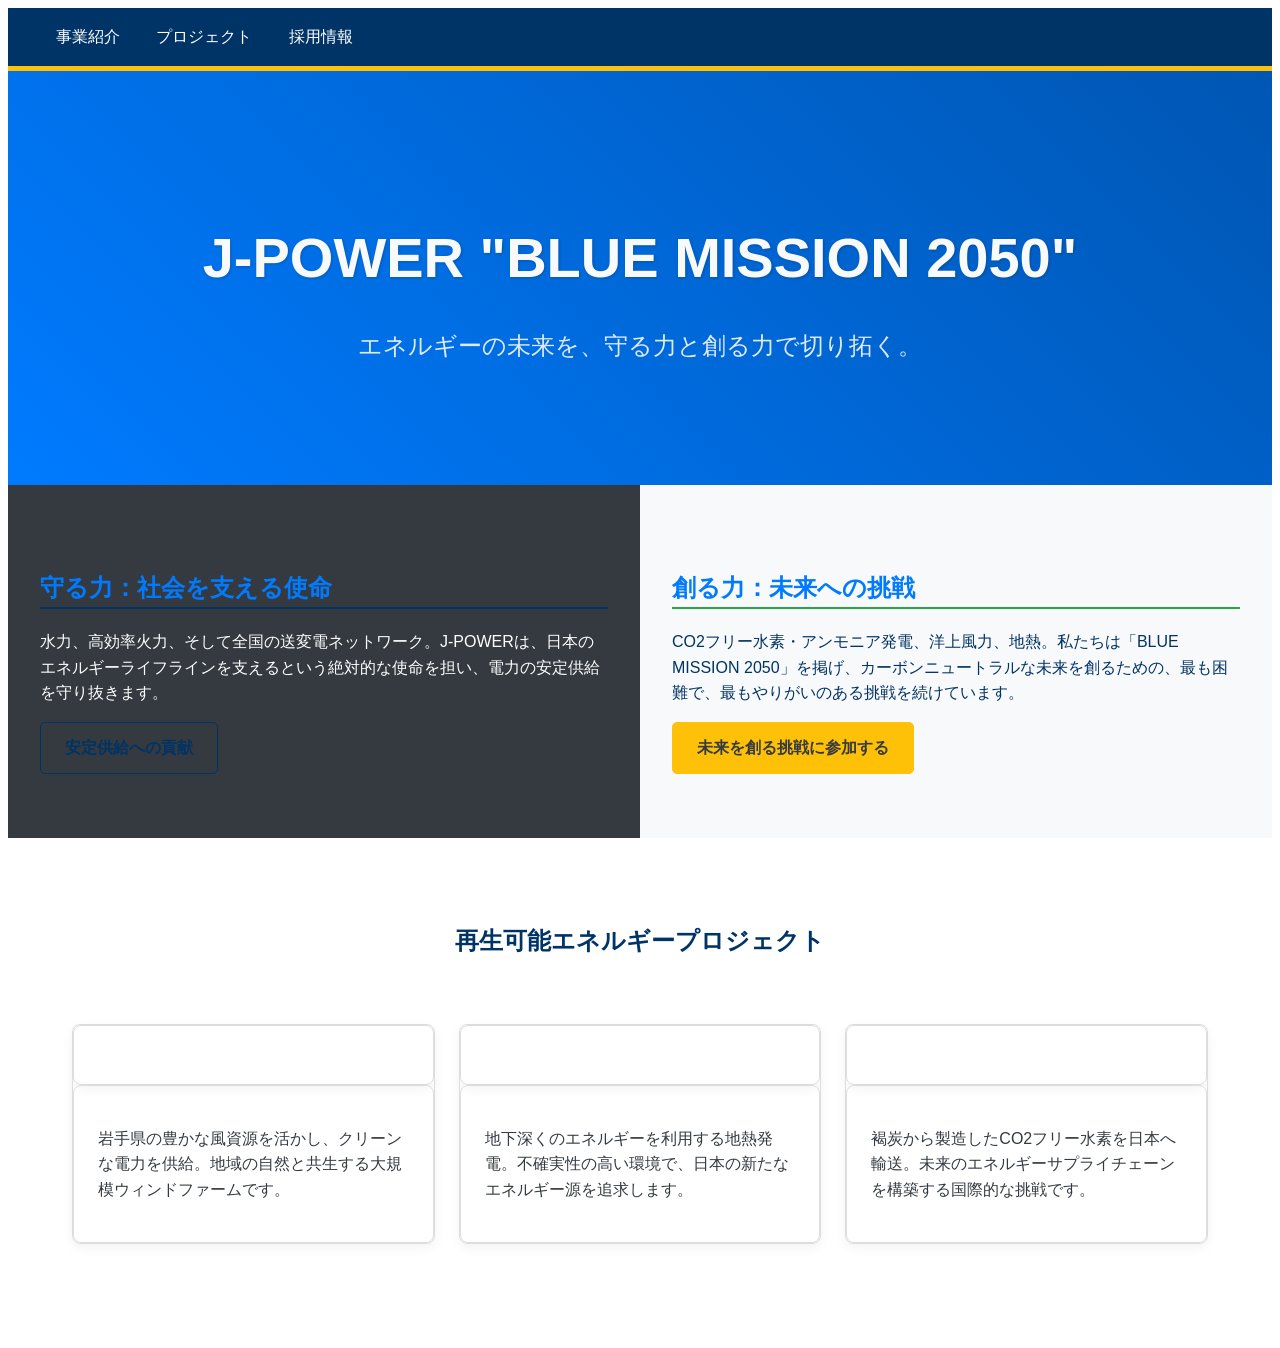
<file: LP/index.html>
<!DOCTYPE html>
<html lang="ja">
<head>
    <meta charset="UTF-8">
    <meta name="viewport" content="width=device-width, initial-scale=1.0">
    <title>J-POWER | 安定供給の先へ、未来を創る挑戦</title>
    <link rel="stylesheet" href="style.css">
</head>
<body>

    <header class="global-header">
        <nav class="global-nav">
            <a href="#business">事業紹介</a>
            <a href="#projects">プロジェクト</a>
            <a href="#recruit">採用情報</a>
        </nav>
    </header>

    <main>
        <section class="hero-section mission-blue">
            <h1>J-POWER "BLUE MISSION 2050"</h1>
            <p class="subtitle">エネルギーの未来を、守る力と創る力で切り拓く。</p>
        </section>

        <section id="business" class="business-section">
            <div class="business-panel protect">
                <h2>守る力：社会を支える使命</h2>
                <p>水力、高効率火力、そして全国の送変電ネットワーク。J-POWERは、日本のエネルギーライフラインを支えるという絶対的な使命を担い、電力の安定供給を守り抜きます。</p>
                <a href="#" class="btn btn-secondary-stable">安定供給への貢献</a>
            </div>
            <div class="business-panel create">
                <h2>創る力：未来への挑戦</h2>
                <p>CO2フリー水素・アンモニア発電、洋上風力、地熱。私たちは「BLUE MISSION 2050」を掲げ、カーボンニュートラルな未来を創るための、最も困難で、最もやりがいのある挑戦を続けています。</p>
                <a href="#" class="btn btn-primary-challenge">未来を創る挑戦に参加する</a>
            </div>
        </section>

        <section id="projects" style="padding: 4rem 2rem;">
            <h2 style="text-align: center; color: var(--jpower-stable-blue); margin-bottom: 2rem;">再生可能エネルギープロジェクト</h2>
            <div class="project-grid">
                <div class="project-card">
                    <div class="project-card card-header wind">
                        くずまき第二風力発電所
                    </div>
                    <div class="project-card card-body">
                        <p>岩手県の豊かな風資源を活かし、クリーンな電力を供給。地域の自然と共生する大規模ウィンドファームです。</p>
                    </div>
                </div>
                <div class="project-card">
                    <div class="project-card card-header geothermal">
                        山葵沢地熱発電所
                    </div>
                    <div class="project-card card-body">
                        <p>地下深くのエネルギーを利用する地熱発電。不確実性の高い環境で、日本の新たなエネルギー源を追求します。</p>
                    </div>
                </div>
                <div class="project-card">
                    <div class="project-card card-header hydrogen">
                        豪州褐炭水素プロジェクト
                    </div>
                    <div class="project-card card-body">
                        <p>褐炭から製造したCO2フリー水素を日本へ輸送。未来のエネルギーサプライチェーンを構築する国際的な挑戦です。</p>
                    </div>
                </div>
            </div>
        </section>
    </main>

</body>
</html>
</file>
<file: LP/style.css>
/* style.css */
/* ここにスタイルを記述します *//*
 * ===================================================================
 * J-POWER 採用サイト コンセプトページ スタイルシート (VS Code用)
 * -------------------------------------------------------------------
 * リサーチで明らかになったJ-POWERの二面性、「守り（安定）」と
 * 「創り（挑戦）」をカラースキームとコンポーネントに反映する。
 * ===================================================================
 */

/*
 * :root (CSS変数定義)
 * ----------------------------------------------------
 * J-POWERのビジョンと事業内容に基づき、キーカラーを定義します。
 */
:root {
    /* 
     * 挑戦・未来 (Create / "BLUE MISSION 2050")
     * 未来、挑戦、"BLUE MISSION 2050"を象徴する、クリーンで先進的な「青」。
     */
    --jpower-mission-blue: #007BFF;
    --jpower-hydrogen-white: #F8F9FA; /* 水素・アンモニアのクリーンなイメージ [5, 4] */

    /* 
     * 安定・使命 (Protect / Infrastructure)
     * 電力インフラを支える「使命感」と「たくましさ」を表す、信頼性の高い「濃紺」。
     */
    --jpower-stable-blue: #003366;
    --jpower-infrastructure-gray: #343A40; /* 送変電ネットワークの重厚感 [6] */

    /* 
     * 再生可能エネルギー (Renewables)
     * 風力・地熱などのCO2フリー電源をイメージ。 [3, 7]
     */
    --jpower-green-wind: #28A745;       /* 風力（くずまき第二風力） */
    --jpower-orange-geothermal: #FD7E14; /* 地熱（山葵沢地熱） */

    /* 
     * アクセント（挑戦・プロフェッショナル）
     * 「挑戦意欲」「高い専門性」を促すアクセントカラー。[6]
     */
    --jpower-challenge-accent: #FFC107;
}

/* 
 * ----------------------------------------------------
 * 1. 基本設定 (Global)
 * ----------------------------------------------------
 */

body {
    font-family: 'Helvetica Neue', 'Arial', sans-serif;
    line-height: 1.6;
    color: var(--jpower-infrastructure-gray); /* 基本テキストは信頼感のあるグレー */
    background-color: #FFFFFF;
}

h1, h2, h3 {
    font-weight: 700;
}

/* 
 * ----------------------------------------------------
 * 2. ヘッダー & ナビゲーション (Stable Base)
 * ----------------------------------------------------
 * ヘッダーは、企業の揺るぎない基盤と「安定供給」の使命を表現する。
 */

.global-header {
    background-color: var(--jpower-stable-blue);
    padding: 1rem 2rem;
    color: white;
    border-bottom: 5px solid var(--jpower-challenge-accent); /* 安定基盤の上にある「挑戦」 */
}

.global-nav a {
    color: white;
    text-decoration: none;
    margin: 0 1rem;
    font-weight: 500;
}

.global-nav a:hover {
    color: var(--jpower-challenge-accent);
}

/* 
 * ----------------------------------------------------
 * 3. ヒーローセクション (BLUE MISSION 2050)
 * ----------------------------------------------------
 * 企業の未来へのコミットメントを力強く打ち出す。 
 */

.hero-section.mission-blue {
    background-color: var(--jpower-mission-blue);
    background-image: linear-gradient(45deg, var(--jpower-mission-blue), #0056b3);
    color: var(--jpower-hydrogen-white);
    text-align: center;
    padding: 6rem 1rem;
}

.hero-section .subtitle {
    font-size: 1.5rem;
    font-weight: 300;
    opacity: 0.9;
}

.hero-section h1 {
    font-size: 3.5rem;
    margin-bottom: 1rem;
    text-shadow: 1px 1px 3px rgba(0,0,0,0.2);
}

/* 
 * ----------------------------------------------------
 * 4. 事業紹介セクション (Duality: Protect & Create)
 * ----------------------------------------------------
 * J-POWERの二面性（守る事業と創る事業）を並べて表示する。 
 */

.business-section {
    display: flex;
    width: 100%;
}

.business-panel {
    width: 50%;
    padding: 4rem 2rem;
    box-sizing: border-box;
}

/* 4.1. 「守る」事業 (Protect) */
.business-panel.protect {
    background-color: var(--jpower-infrastructure-gray);
    color: #FFF;
}

.business-panel.protect h2 {
    color: var(--jpower-mission-blue); /* 使命の「青」 */
    border-bottom: 2px solid var(--jpower-stable-blue);
}

/* 4.2. 「創る」事業 (Create) */
.business-panel.create {
    background-color: var(--jpower-hydrogen-white); /* 水素のクリーンなイメージ  */
    color: var(--jpower-stable-blue);
}

.business-panel.create h2 {
    color: var(--jpower-mission-blue);
    border-bottom: 2px solid var(--jpower-green-wind);
}

/* 
 * ----------------------------------------------------
 * 5. プロジェクトカード (Renewables)
 * ----------------------------------------------------
 * 再生可能エネルギーの具体的なプロジェクトをカード化する。 
 */

.project-grid {
    display: grid;
    grid-template-columns: repeat(auto-fit, minmax(300px, 1fr));
    gap: 1.5rem;
    padding: 2rem;
}

.project-card {
    border: 1px solid #ddd;
    border-radius: 8px;
    box-shadow: 0 4px 12px rgba(0,0,0,0.05);
    overflow: hidden;
    transition: transform 0.3s ease, box-shadow 0.3s ease;
}

.project-card:hover {
    transform: translateY(-5px);
    box-shadow: 0 8px 16px rgba(0,0,0,0.1);
}

.project-card .card-header {
    padding: 1rem 1.5rem;
    font-weight: 700;
    color: white;
}

/* 各プロジェクトのテーマカラーを適用 */
.project-card.wind .card-header {
    background-color: var(--jpower-green-wind); /* くずまき第二風力  */
}

.project-card.geothermal .card-header {
    background-color: var(--jpower-orange-geothermal); /* 山葵沢地熱  */
}

.project-card.hydrogen .card-header {
    background-color: var(--jpower-mission-blue); /* 豪州褐炭水素  */
}

.project-card .card-body {
    padding: 1.5rem;
}

/* 
 * ----------------------------------------------------
 * 6. ボタン (Call to Action / Challenge)
 * ----------------------------------------------------
 * 「挑戦意欲」を持つ人材 [6] に向けたCTAボタン。
 */

.btn {
    display: inline-block;
    padding: 0.75rem 1.5rem;
    border-radius: 5px;
    text-decoration: none;
    font-weight: 700;
    transition: background-color 0.3s ease, transform 0.2s ease;
}

.btn-primary-challenge {
    background-color: var(--jpower-challenge-accent);
    color: var(--jpower-infrastructure-gray);
    border: 1px solid var(--jpower-challenge-accent);
}

.btn-primary-challenge:hover {
    background-color: #FFD24D;
    transform: scale(1.05);
}

.btn-secondary-stable {
    background-color: transparent;
    color: var(--jpower-stable-blue);
    border: 1px solid var(--jpower-stable-blue);
}

.btn-secondary-stable:hover {
    background-color: var(--jpower-stable-blue);
    color: white;
}
</file>
